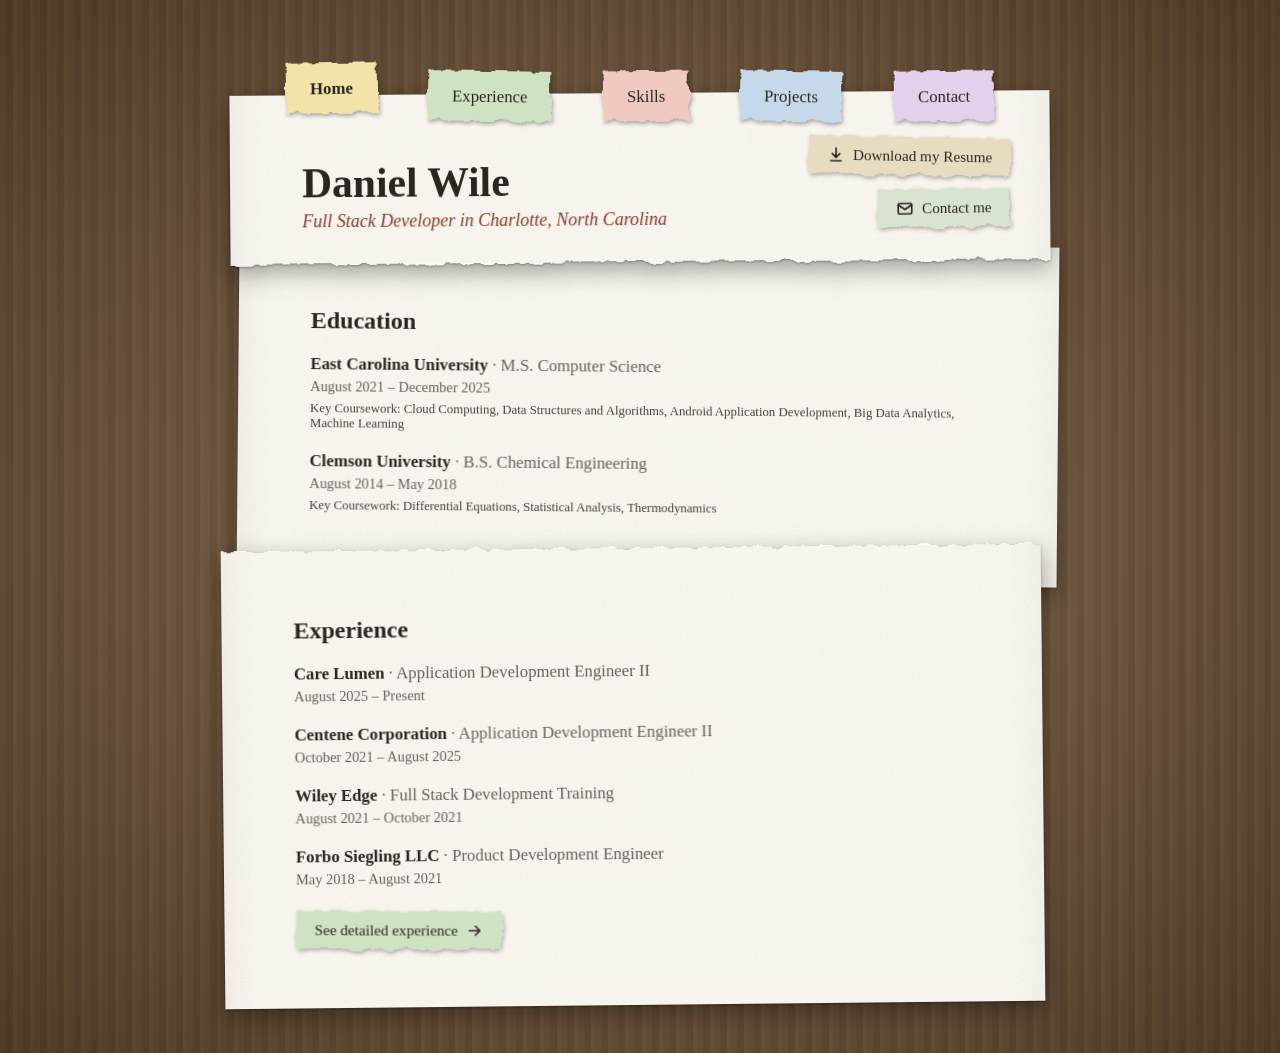
<file: index.html>
<!DOCTYPE html>
<html lang="en">
<head>
  <meta charset="utf-8">
  <meta name="viewport" content="width=device-width, initial-scale=1">
  <title>Daniel Wile — Resume</title>
  <link rel="stylesheet" href="style.css">
</head>
<body>
  <!-- Torn-edge filter, referenced from CSS -->
  <svg width="0" height="0" aria-hidden="true" focusable="false">
    <filter id="torn" x="-10%" y="-10%" width="120%" height="120%">
      <feTurbulence type="fractalNoise" baseFrequency="0.06" numOctaves="4" seed="3" result="noise"/>
      <feDisplacementMap in="SourceGraphic" in2="noise" scale="9"/>
    </filter>
  </svg>

  <div class="stage">
    <nav class="tabs" role="tablist" aria-label="Resume sections">
      <button class="tab" role="tab" id="tab-home" aria-controls="panel-home" aria-selected="true"><span>Home</span></button>
      <button class="tab" role="tab" id="tab-experience" aria-controls="panel-experience" aria-selected="false" tabindex="-1"><span>Experience</span></button>
      <button class="tab" role="tab" id="tab-skills" aria-controls="panel-skills" aria-selected="false" tabindex="-1"><span>Skills</span></button>
      <button class="tab" role="tab" id="tab-projects" aria-controls="panel-projects" aria-selected="false" tabindex="-1"><span>Projects</span></button>
      <button class="tab" role="tab" id="tab-contact" aria-controls="panel-contact" aria-selected="false" tabindex="-1"><span>Contact</span></button>
    </nav>

    <main class="paper">
      <div class="actions">
        <a class="paper-btn" href="Daniel-Wile-Resume.pdf" download>
          <svg viewBox="0 0 24 24" width="18" height="18" aria-hidden="true" fill="none" stroke="currentColor" stroke-width="2.2" stroke-linecap="round" stroke-linejoin="round"><path d="M12 3v12M7 10.5l5 5 5-5M5 20h14"/></svg>
          <span>Download my Resume</span>
        </a>
        <!-- Contact details are intentionally empty for now; the button opens the Contact tab -->
        <a class="paper-btn contact" href="#contact" data-tab="contact">
          <svg viewBox="0 0 24 24" width="18" height="18" aria-hidden="true" fill="none" stroke="currentColor" stroke-width="2.2" stroke-linecap="round" stroke-linejoin="round"><rect x="3" y="5" width="18" height="14" rx="2"/><path d="M3 7l9 6 9-6"/></svg>
          <span>Contact me</span>
        </a>
      </div>
      <header class="sheet masthead tear-b">
        <h1>Daniel Wile</h1>
        <p class="title">Full Stack Developer in Charlotte, North Carolina</p>
      </header>

      <section class="panel" id="panel-home" role="tabpanel" aria-labelledby="tab-home">
        <div class="sheet">
        <h2>Education</h2>
        <article>
          <h3>East Carolina University <span>· M.S. Computer Science</span></h3>
          <p class="dates">August 2021 – December 2025</p>
          <p class="coursework">Key Coursework: Cloud Computing, Data Structures and Algorithms, Android Application Development, Big Data Analytics, Machine Learning</p>
        </article>
        <article>
          <h3>Clemson University <span>· B.S. Chemical Engineering</span></h3>
          <p class="dates">August 2014 – May 2018</p>
          <p class="coursework">Key Coursework: Differential Equations, Statistical Analysis, Thermodynamics</p>
        </article>

        </div>
        <div class="sheet tear-t">
        <h2>Experience</h2>
        <article>
          <h3>Care Lumen <span>· Application Development Engineer II</span></h3>
          <p class="dates">August 2025 – Present</p>
        </article>
        <article>
          <h3>Centene Corporation <span>· Application Development Engineer II</span></h3>
          <p class="dates">October 2021 – August 2025</p>
        </article>
        <article>
          <h3>Wiley Edge <span>· Full Stack Development Training</span></h3>
          <p class="dates">August 2021 – October 2021</p>
        </article>
        <article>
          <h3>Forbo Siegling LLC <span>· Product Development Engineer</span></h3>
          <p class="dates">May 2018 – August 2021</p>
        </article>
        <p class="more"><a class="paper-btn experience-btn" href="#experience" data-tab="experience"><span>See detailed experience</span>
          <svg viewBox="0 0 24 24" width="18" height="18" aria-hidden="true" fill="none" stroke="currentColor" stroke-width="2.2" stroke-linecap="round" stroke-linejoin="round"><path d="M5 12h14M13 6l6 6-6 6"/></svg></a></p>
        </div>
      </section>

      <section class="panel" id="panel-experience" role="tabpanel" aria-labelledby="tab-experience">
        <div class="sheet">
        <h2>Experience</h2>
        <article>
          <h3>Care Lumen <span>· Application Development Engineer II</span></h3>
          <p class="dates">August 2025 – Present</p>
        </article>
        <article>
          <h3>Centene Corporation <span>· Application Development Engineer II</span></h3>
          <p class="dates">October 2021 – August 2025</p>
          <ul>
            <li>Developed a Kafka consumer using node-rdkafka to maintain accurate records of offline/online activity, restructuring event handling logic to extract more actionable user insights.</li>
            <li>Expanded a Golang-based Role-Based Access Control (RBAC) system to support role and entitlement models, reducing onboarding complexity across the org.</li>
            <li>Integrated the RBAC service with SailPoint, enabling enterprise-wide identity and access management capabilities.</li>
            <li>Built and deployed a full-stack appointment scheduling system for healthcare providers using Angular, NestJS, and MongoDB, designed as a Progressive Web App to support offline mode and background queuing.</li>
            <li>Created CI/CD pipelines using GitLab, Docker, and Nginx for automated testing and deployment.</li>
            <li>Collaborated closely with cross-functional teams, including product, QA, infrastructure, and design, to deliver scalable solutions in an Agile environment.</li>
          </ul>
        </article>
        <article>
          <h3>Wiley Edge <span>· Full Stack Development Training</span></h3>
          <p class="dates">August 2021 – October 2021</p>
          <ul>
            <li>Developed full stack applications utilizing React, Mongo, REST API, Node, Express.</li>
            <li>Learned key software development concepts including data structures and algorithms for designing efficient applications.</li>
          </ul>
        </article>
        <article>
          <h3>Forbo Siegling LLC <span>· Product Development Engineer</span></h3>
          <p class="dates">May 2018 – August 2021</p>
          <ul>
            <li>Utilized Python for data analytics from I/O devices to find new process improvement opportunities.</li>
            <li>Managed multidisciplinary projects to meet key deadlines and champion new product development that created cost savings.</li>
          </ul>
        </article>
        </div>
      </section>

      <section class="panel" id="panel-skills" role="tabpanel" aria-labelledby="tab-skills">
        <div class="sheet">
        <h2>Skills</h2>
        <dl class="skill-list">
          <dt>TypeScript</dt><dd>Angular, NestJS</dd>
          <dt>JavaScript</dt><dd>React, Express, node-rdkafka</dd>
          <dt>Python</dt><dd>NumPy, Pandas</dd>
          <dt>GoLang</dt><dd>Back End Development</dd>
          <dt>Database</dt><dd>MongoDB, SQLite, NoSQL</dd>
          <dt>Responsive Design</dt><dd>HTML, CSS, SCSS</dd>
          <dt>CI/CD</dt><dd>Pipeline construction, Docker, End to End Test Development</dd>
          <dt>Other</dt><dd>Git, Agile, Scrum, Kanban, REST API, GraphQL, Kafka</dd>
        </dl>
        </div>
      </section>

      <section class="panel" id="panel-projects" role="tabpanel" aria-labelledby="tab-projects">
        <div class="sheet">
        <h2>Projects</h2>
        <article>
          <h3>Healthcare Scheduler App</h3>
          <p>Developed a scheduler application from scratch for healthcare providers to plan and schedule their upcoming appointments.</p>
          <p class="dates">Angular, NestJS, MongoDB, Docker</p>
        </article>
        <article>
          <h3>RBAC Management App</h3>
          <p>Developed full stack for an internal corporation-wide Role Based Access Management application including a full redesign of security, bulk request management, and ease of access for key stakeholders.</p>
          <p class="dates">Angular, GoLang, MongoDB, Docker</p>
        </article>
        <article>
          <h3>Messageboard Application</h3>
          <p>Developed a full stack message board application with secure sign on and password management, multi-user interaction including post, comment, and voting capabilities.</p>
          <p class="dates">React, Express, MongoDB, GraphQL</p>
        </article>
        </div>
      </section>

      <section class="panel" id="panel-contact" role="tabpanel" aria-labelledby="tab-contact">
        <div class="sheet">
        <h2>Contact</h2>
        <ul class="contact">
          <li><a href="https://github.com/danielhwile">github.com/danielhwile</a></li>
        </ul>
        </div>
      </section>
    </main>
  </div>

  <script src="script.js"></script>
</body>
</html>
</file>
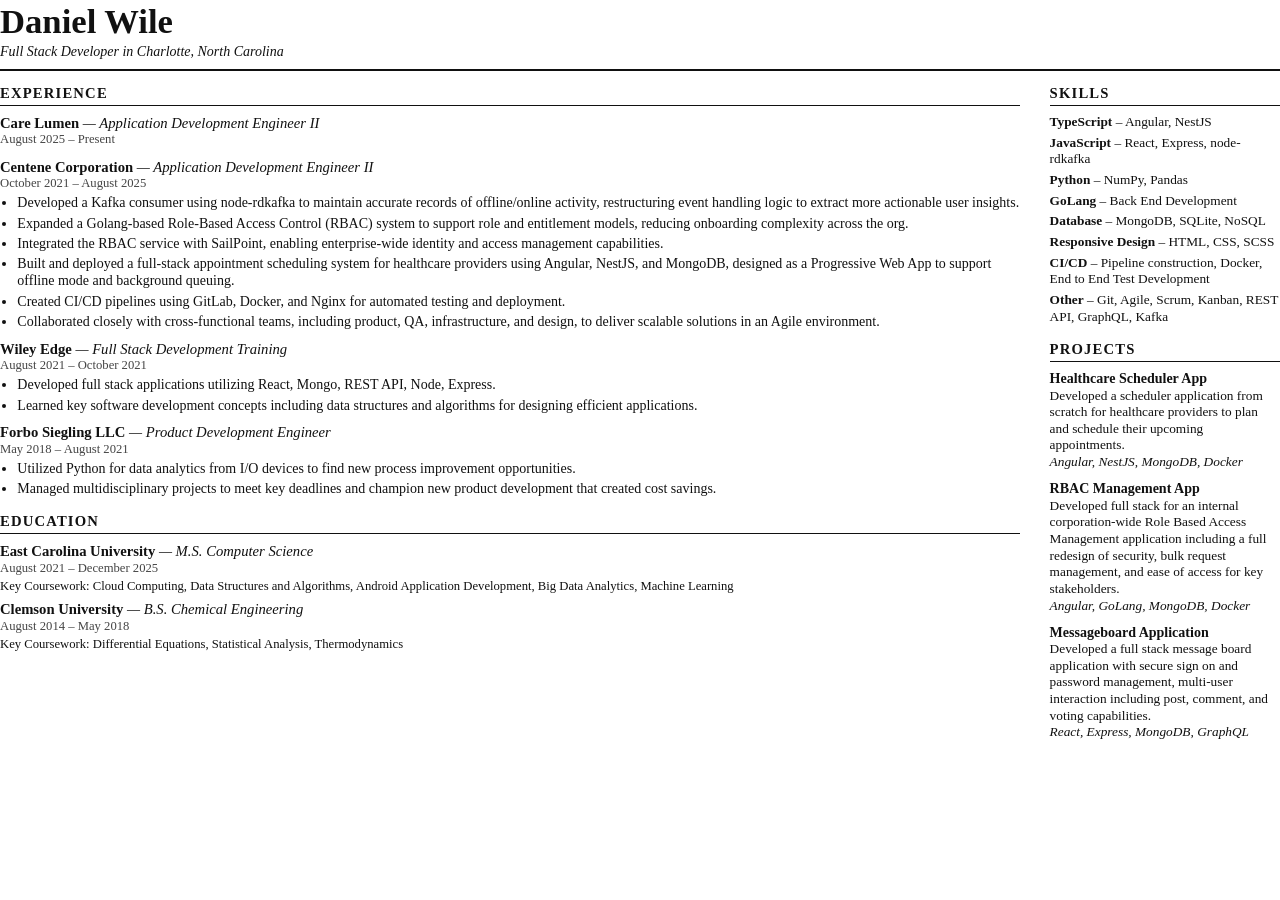
<file: pdf-source/resume.html>
<!DOCTYPE html>
<html lang="en">
<head>
<meta charset="utf-8">
<title>Daniel Wile — Resume</title>
<style>
  @page { size: Letter; margin: 0.5in; }
  * { box-sizing: border-box; }
  body { margin: 0; font-family: "Times New Roman", Times, serif; font-size: 10.5pt; line-height: 1.25; color: #111; }
  header { border-bottom: 1.5pt solid #111; padding-bottom: 6pt; margin-bottom: 10pt; }
  h1 { margin: 0; font-size: 26pt; }
  .sub { margin: 0; font-style: italic; }
  .cols { display: grid; grid-template-columns: 1fr 2.4in; gap: 22pt; }
  h2 { font-size: 11pt; letter-spacing: .08em; text-transform: uppercase; border-bottom: .75pt solid #111; margin: 0 0 6pt; padding-bottom: 2pt; }
  section { margin-bottom: 11pt; }
  h3 { margin: 0; font-size: 11pt; }
  h3 span { font-weight: 400; font-style: italic; }
  .d { margin: 0 0 2pt; font-size: 9.5pt; color: #444; }
  ul { margin: 2pt 0 7pt; padding-left: 13pt; }
  li { margin-bottom: 2pt; }
  p { margin: 0 0 4pt; }
  .small { font-size: 9.5pt; }
  .skill { margin-bottom: 3pt; font-size: 10pt; }
  .proj { margin-bottom: 7pt; font-size: 10pt; }
  .proj h3 { font-size: 10.5pt; }
</style>
</head>
<body>
<header>
  <h1>Daniel Wile</h1>
  <p class="sub">Full Stack Developer in Charlotte, North Carolina</p>
</header>
<div class="cols">
  <main>
    <section>
      <h2>Experience</h2>
      <h3>Care Lumen <span>— Application Development Engineer II</span></h3>
      <p class="d">August 2025 – Present</p>
      <h3 style="margin-top:7pt">Centene Corporation <span>— Application Development Engineer II</span></h3>
      <p class="d">October 2021 – August 2025</p>
      <ul>
        <li>Developed a Kafka consumer using node-rdkafka to maintain accurate records of offline/online activity, restructuring event handling logic to extract more actionable user insights.</li>
        <li>Expanded a Golang-based Role-Based Access Control (RBAC) system to support role and entitlement models, reducing onboarding complexity across the org.</li>
        <li>Integrated the RBAC service with SailPoint, enabling enterprise-wide identity and access management capabilities.</li>
        <li>Built and deployed a full-stack appointment scheduling system for healthcare providers using Angular, NestJS, and MongoDB, designed as a Progressive Web App to support offline mode and background queuing.</li>
        <li>Created CI/CD pipelines using GitLab, Docker, and Nginx for automated testing and deployment.</li>
        <li>Collaborated closely with cross-functional teams, including product, QA, infrastructure, and design, to deliver scalable solutions in an Agile environment.</li>
      </ul>
      <h3>Wiley Edge <span>— Full Stack Development Training</span></h3>
      <p class="d">August 2021 – October 2021</p>
      <ul>
        <li>Developed full stack applications utilizing React, Mongo, REST API, Node, Express.</li>
        <li>Learned key software development concepts including data structures and algorithms for designing efficient applications.</li>
      </ul>
      <h3>Forbo Siegling LLC <span>— Product Development Engineer</span></h3>
      <p class="d">May 2018 – August 2021</p>
      <ul>
        <li>Utilized Python for data analytics from I/O devices to find new process improvement opportunities.</li>
        <li>Managed multidisciplinary projects to meet key deadlines and champion new product development that created cost savings.</li>
      </ul>
    </section>
    <section>
      <h2>Education</h2>
      <h3>East Carolina University <span>— M.S. Computer Science</span></h3>
      <p class="d">August 2021 – December 2025</p>
      <p class="small">Key Coursework: Cloud Computing, Data Structures and Algorithms, Android Application Development, Big Data Analytics, Machine Learning</p>
      <h3>Clemson University <span>— B.S. Chemical Engineering</span></h3>
      <p class="d">August 2014 – May 2018</p>
      <p class="small">Key Coursework: Differential Equations, Statistical Analysis, Thermodynamics</p>
    </section>
  </main>
  <aside>
    <section>
      <h2>Skills</h2>
      <p class="skill"><b>TypeScript</b> – Angular, NestJS</p>
      <p class="skill"><b>JavaScript</b> – React, Express, node-rdkafka</p>
      <p class="skill"><b>Python</b> – NumPy, Pandas</p>
      <p class="skill"><b>GoLang</b> – Back End Development</p>
      <p class="skill"><b>Database</b> – MongoDB, SQLite, NoSQL</p>
      <p class="skill"><b>Responsive Design</b> – HTML, CSS, SCSS</p>
      <p class="skill"><b>CI/CD</b> – Pipeline construction, Docker, End to End Test Development</p>
      <p class="skill"><b>Other</b> – Git, Agile, Scrum, Kanban, REST API, GraphQL, Kafka</p>
    </section>
    <section>
      <h2>Projects</h2>
      <div class="proj"><h3>Healthcare Scheduler App</h3>Developed a scheduler application from scratch for healthcare providers to plan and schedule their upcoming appointments.<br><i>Angular, NestJS, MongoDB, Docker</i></div>
      <div class="proj"><h3>RBAC Management App</h3>Developed full stack for an internal corporation-wide Role Based Access Management application including a full redesign of security, bulk request management, and ease of access for key stakeholders.<br><i>Angular, GoLang, MongoDB, Docker</i></div>
      <div class="proj"><h3>Messageboard Application</h3>Developed a full stack message board application with secure sign on and password management, multi-user interaction including post, comment, and voting capabilities.<br><i>React, Express, MongoDB, GraphQL</i></div>
    </section>
  </aside>
</div>
</body>
</html>
</file>
<file: style.css>
:root {
  --paper: #fdfbf5;
  --ink: #2b2620;
  --accent: #8a3b2a;
  --tab-colors: #f3e3a8, #cfe3c4, #f0c9c0, #c6d9ea;
}

* { box-sizing: border-box; }

body {
  margin: 0;
  min-height: 100vh;
  color: var(--ink);
  font-family: "Times New Roman", Times, serif;
  font-size: 18px;
  background:
    radial-gradient(ellipse at center, rgba(255,255,255,.12), rgba(0,0,0,.35)),
    repeating-linear-gradient(90deg, #7a5c3e 0 6px, #735538 6px 13px, #80613f 13px 17px);
}

.stage {
  position: relative;
  max-width: 820px;
  margin: 72px auto 48px;
}

/* ---------- Paper stack ---------- */
.paper {
  position: relative;
  z-index: 2;
}

.sheet {
  position: relative;
  padding: 48px 72px 40px;
  filter: drop-shadow(0 1px 1px rgba(0,0,0,.3)) drop-shadow(0 8px 12px rgba(0,0,0,.35));
  transform: translateX(var(--dx, 0)) rotate(var(--rot, 0deg));
  --clip: 0 0 0 0;
}

/* Paper body: oversized and torn, then clipped so only the overlapped edge stays ragged */
.sheet::after {
  content: "";
  position: absolute;
  z-index: -1;
  inset: var(--it, -20px) -20px var(--ib, -20px) -20px;
  background:
    linear-gradient(90deg, rgba(0,0,0,.05), transparent 6%, transparent 94%, rgba(0,0,0,.04)),
    var(--paper);
  filter: url(#torn);
  clip-path: inset(calc(20px + var(--ct, 0px)) 20px calc(20px + var(--cb, 0px)) 20px);
}
.tear-b { --ib: 0px; --cb: -30px; }
.tear-t { --it: 0px; --ct: -30px; }

/* Paper grain via SVG noise (no image file needed) */
.sheet::before {
  content: "";
  position: absolute;
  inset: 0;
  pointer-events: none;
  opacity: .35;
  mix-blend-mode: multiply;
  background-image: url("data:image/svg+xml;utf8,<svg xmlns='http://www.w3.org/2000/svg' width='200' height='200'><filter id='n'><feTurbulence type='fractalNoise' baseFrequency='.9' numOctaves='2'/><feColorMatrix values='0 0 0 0 .5  0 0 0 0 .45  0 0 0 0 .38  0 0 0 .5 0'/></filter><rect width='100%' height='100%' filter='url(%23n)'/></svg>");
}

/* Header is always the top sheet; each sheet below tucks under the one above */
.masthead { z-index: 4; --rot: -.4deg; --dx: 0px; padding-top: 64px; }
.panel .sheet { margin-top: -18px; padding-top: 66px; min-height: 260px; z-index: 3; --rot: .5deg; --dx: 8px; }
.panel .sheet:first-child:not(:last-child) { z-index: 2; padding-bottom: 68px; }
/* Second sheet lies on top of the first, at the same height as the header */
.panel .sheet:nth-child(2) { z-index: 4; margin-top: -36px; --rot: -.6deg; --dx: -7px; }

.actions {
  position: absolute;
  z-index: 5;
  top: 44px;
  right: 40px;
  display: flex;
  flex-direction: column;
  align-items: flex-end;
  gap: 14px;
}
.paper-btn {
  position: relative;
  display: inline-flex;
  align-items: center;
  gap: 8px;
  padding: 10px 18px;
  color: var(--ink);
  font-size: .95rem;
  text-decoration: none;
  filter: drop-shadow(1px 2px 2px rgba(0,0,0,.3));
  transform: rotate(var(--tilt, 1deg));
  transition: transform .2s ease, filter .2s ease;
}
.paper-btn::before {
  content: "";
  position: absolute;
  inset: 0;
  z-index: -1;
  background: var(--btn-bg, #e8dcc0);
  filter: url(#torn);
}
.paper-btn:hover, .paper-btn:focus-visible {
  transform: scale(1.1) rotate(var(--tilt, 1deg));
  filter: drop-shadow(3px 8px 8px rgba(0,0,0,.4));
  outline: none;
}
.paper-btn:focus-visible span { outline: 2px dashed var(--accent); outline-offset: 4px; }
.paper-btn.contact { --btn-bg: #d9e4d0; --tilt: -1deg; }
.paper-btn.experience-btn { --btn-bg: #cfe3c4; --tilt: .8deg; }

.masthead { padding-bottom: 32px; }
h1 { font-family: inherit; font-size: 2.6rem; font-weight: 900; margin: 0; }
.title { margin: 4px 0 0; font-style: italic; color: var(--accent); }
h2 { font-family: inherit; font-size: 1.5rem; margin: 0 0 12px; }
h3 { margin: 20px 0 4px; font-size: 1.05rem; font-family: inherit; }
h3 span { font-weight: 400; color: #6b6258; }
.dates { margin: 0 0 6px; color: #6b6258; font-size: .9rem; }
.coursework { font-size: .8rem; color: #4a433b; margin: 4px 0 0; }
.more { margin-top: 24px; }
ul { padding-left: 1.2rem; }
a { color: var(--accent); }

.skill-list { display: grid; grid-template-columns: max-content 1fr; gap: 8px 24px; margin: 0; }
.skill-list dt { font-weight: 600; }
.skill-list dd { margin: 0; }

.skills { list-style: none; padding: 0; display: flex; flex-wrap: wrap; gap: 8px; }
.skills li { border: 1px solid var(--ink); padding: 2px 10px; border-radius: 3px; font-size: .9rem; }

/* ---------- Panels ---------- */
.js .panel { display: none; }
.js .panel.active { display: block; animation: fade .25s ease; }
@keyframes fade { from { opacity: 0; transform: translateY(4px); } }

/* ---------- Torn tabs ---------- */
.tabs {
  position: absolute;
  z-index: 3; /* above the paper so tabs look laid on top of it */
  top: -22px;
  left: 56px;
  display: flex;
  gap: 10px;
}

.tab {
  position: relative;
  border: 0;
  background: none;
  padding: 16px 24px 14px;
  font: 1.05rem "Times New Roman", Times, serif;
  color: var(--ink);
  cursor: pointer;
  /* drop-shadow follows the torn outline, unlike box-shadow */
  filter: drop-shadow(1px 2px 2px rgba(0,0,0,.35));
  transform: translateY(0) rotate(var(--tilt, 0deg));
  transition: transform .2s ease, filter .2s ease;
}

/* Torn background lives on a pseudo-element so the label stays crisp */
.tab::before {
  content: "";
  position: absolute;
  inset: 0;
  z-index: -1;
  background: var(--tab-bg, #f3e3a8);
  filter: url(#torn);
}

.tab:nth-child(1) { --tab-bg: #f3e3a8; --tilt: -1deg; }
.tab:nth-child(2) { --tab-bg: #cfe3c4; --tilt: .8deg; }
.tab:nth-child(3) { --tab-bg: #f0c9c0; --tilt: -.6deg; }
.tab:nth-child(4) { --tab-bg: #c6d9ea; --tilt: 1deg; }
.tab:nth-child(5) { --tab-bg: #e2d0ec; --tilt: -.8deg; }

/* Hover: the slip moves toward the viewer (bigger, wider shadow) rather than up */
.tab:hover, .tab:focus-visible {
  transform: scale(1.1) rotate(var(--tilt, 0deg));
  filter: drop-shadow(3px 8px 8px rgba(0,0,0,.45));
  outline: none;
}
.tab[aria-selected="true"] { transform: translateY(-8px) rotate(var(--tilt, 0deg)); font-weight: 700; }
.tab[aria-selected="true"]:hover { transform: translateY(-8px) scale(1.1) rotate(var(--tilt, 0deg)); }
.tab:focus-visible span { outline: 2px dashed var(--accent); outline-offset: 4px; }

/* ---------- Small screens ---------- */
@media (min-width: 701px) {
  .tabs { right: 56px; justify-content: space-between; }
}

@media (max-width: 700px) {
  .actions { top: 52px; right: 16px; }
  .stage { margin: 30px 0 0; }
  .sheet { padding: 56px 22px 32px; }
  .masthead { padding-top: 64px; }
  .panel .sheet { padding-top: 66px; --dx: 0px; }
  .tabs { left: 8px; right: 8px; overflow-x: auto; padding-top: 10px; gap: 6px; }
  .tab { padding: 12px 14px 10px; }
}

/* ---------- Print ---------- */
@media print {
  body { background: none; }
  .tabs, .actions, svg, .sheet::before, .sheet::after { display: none; }
  .stage { margin: 0; padding: 0; }
  .sheet, .panel .sheet { filter: none; transform: none; background: none; padding: 0 0 16px; margin: 0; min-height: 0; }
  .js .panel { display: block; }
}
</file>
